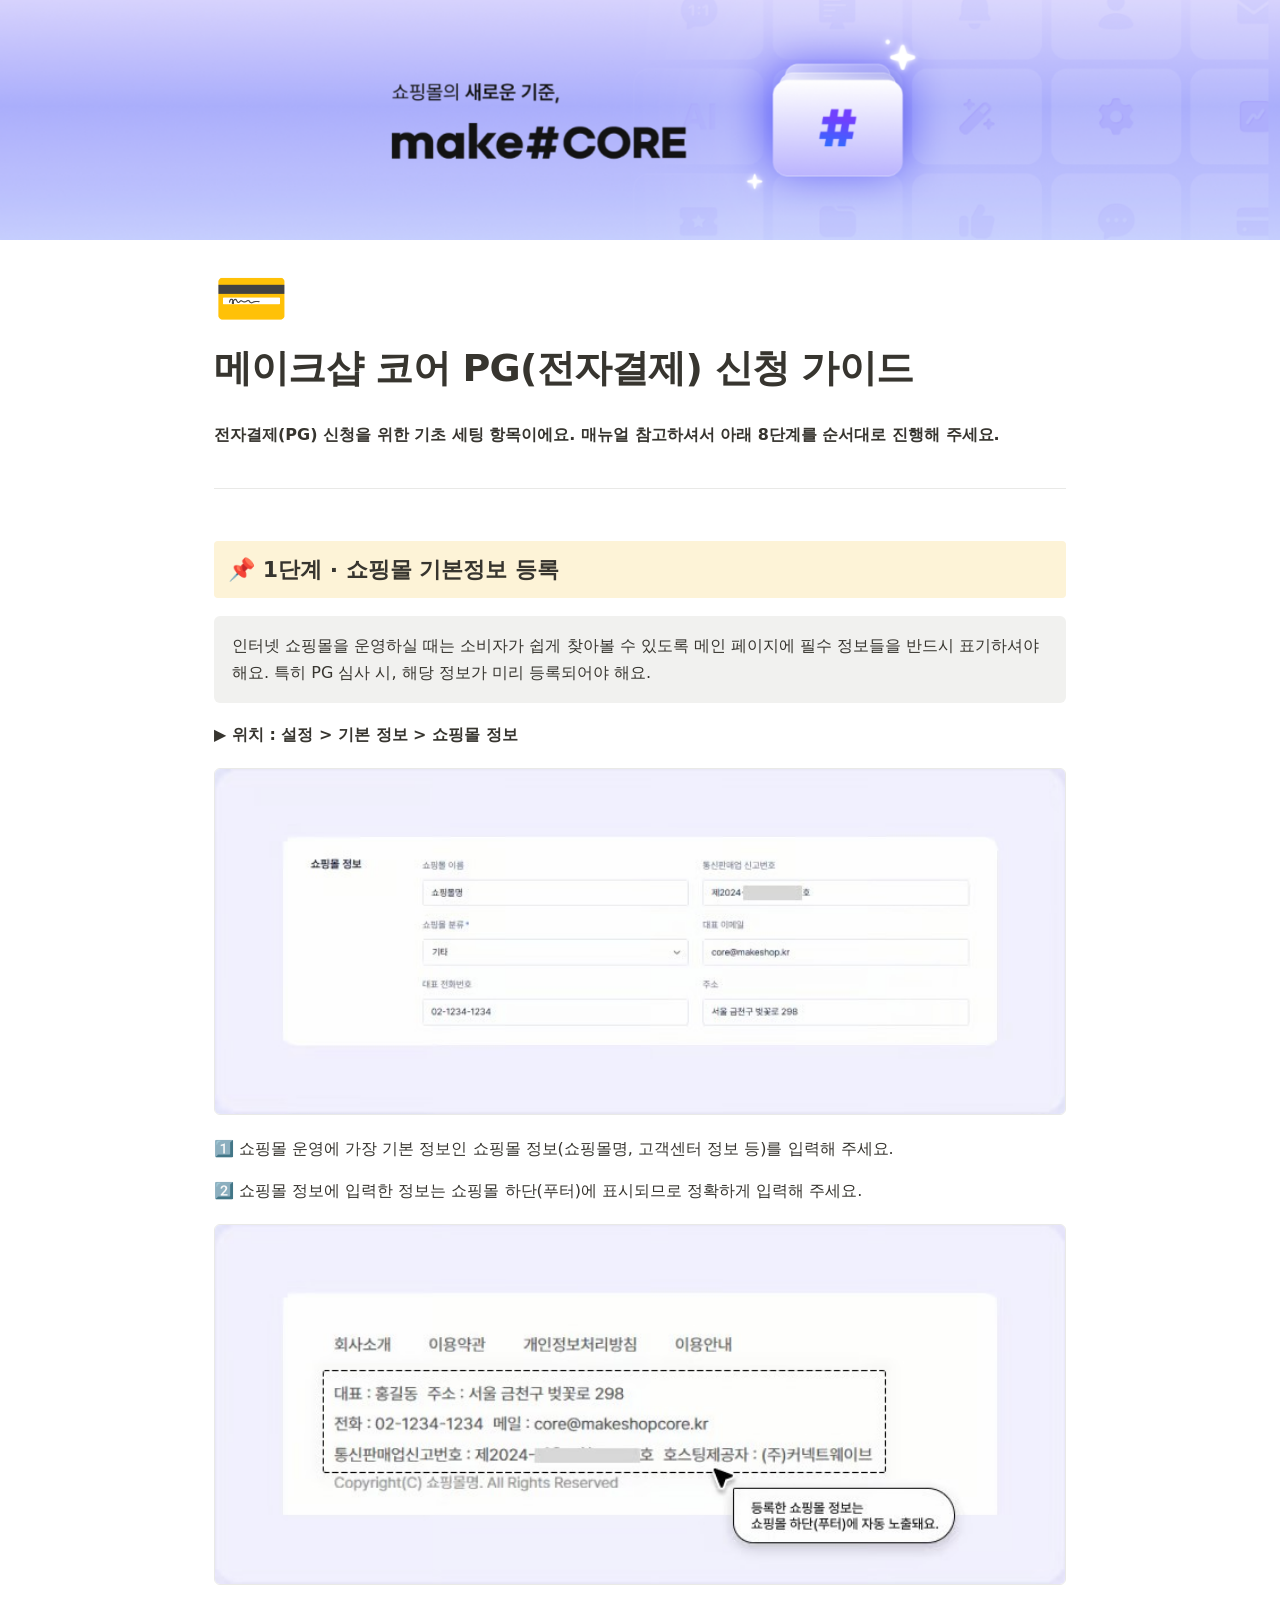
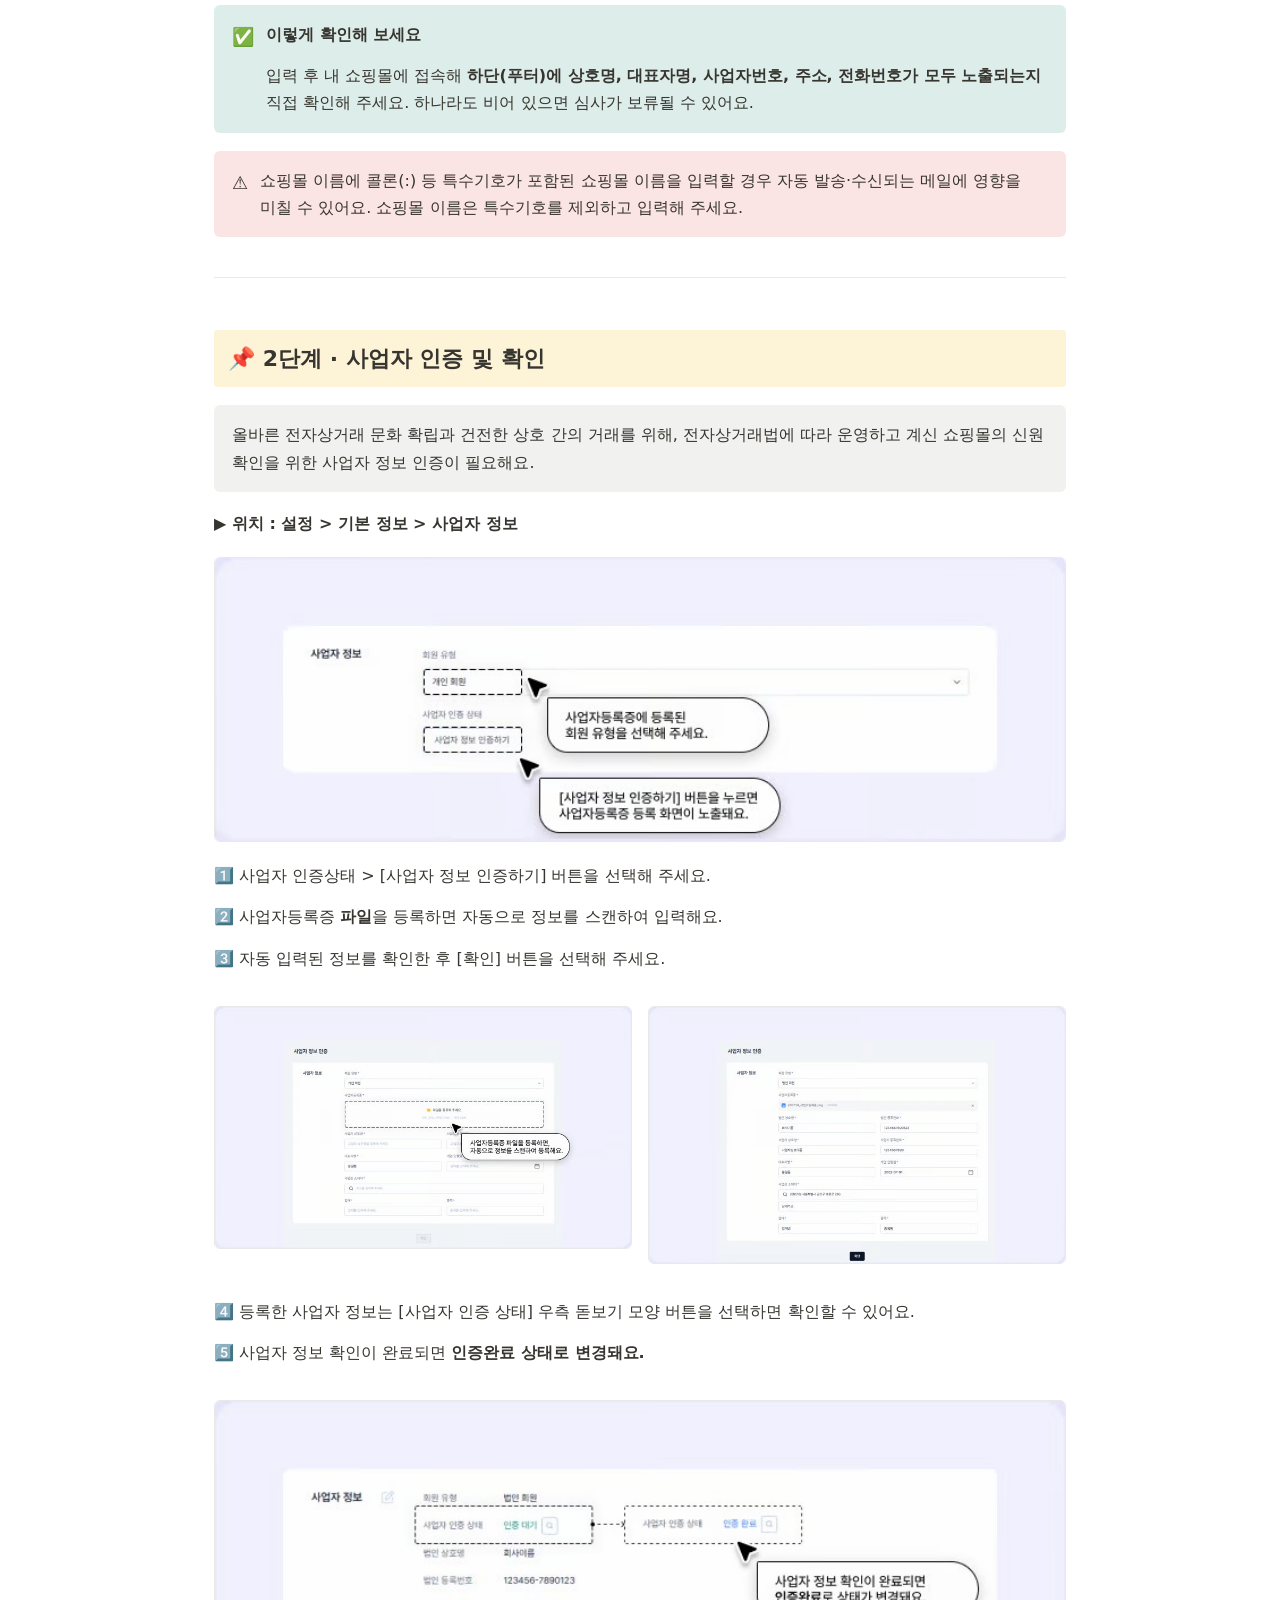
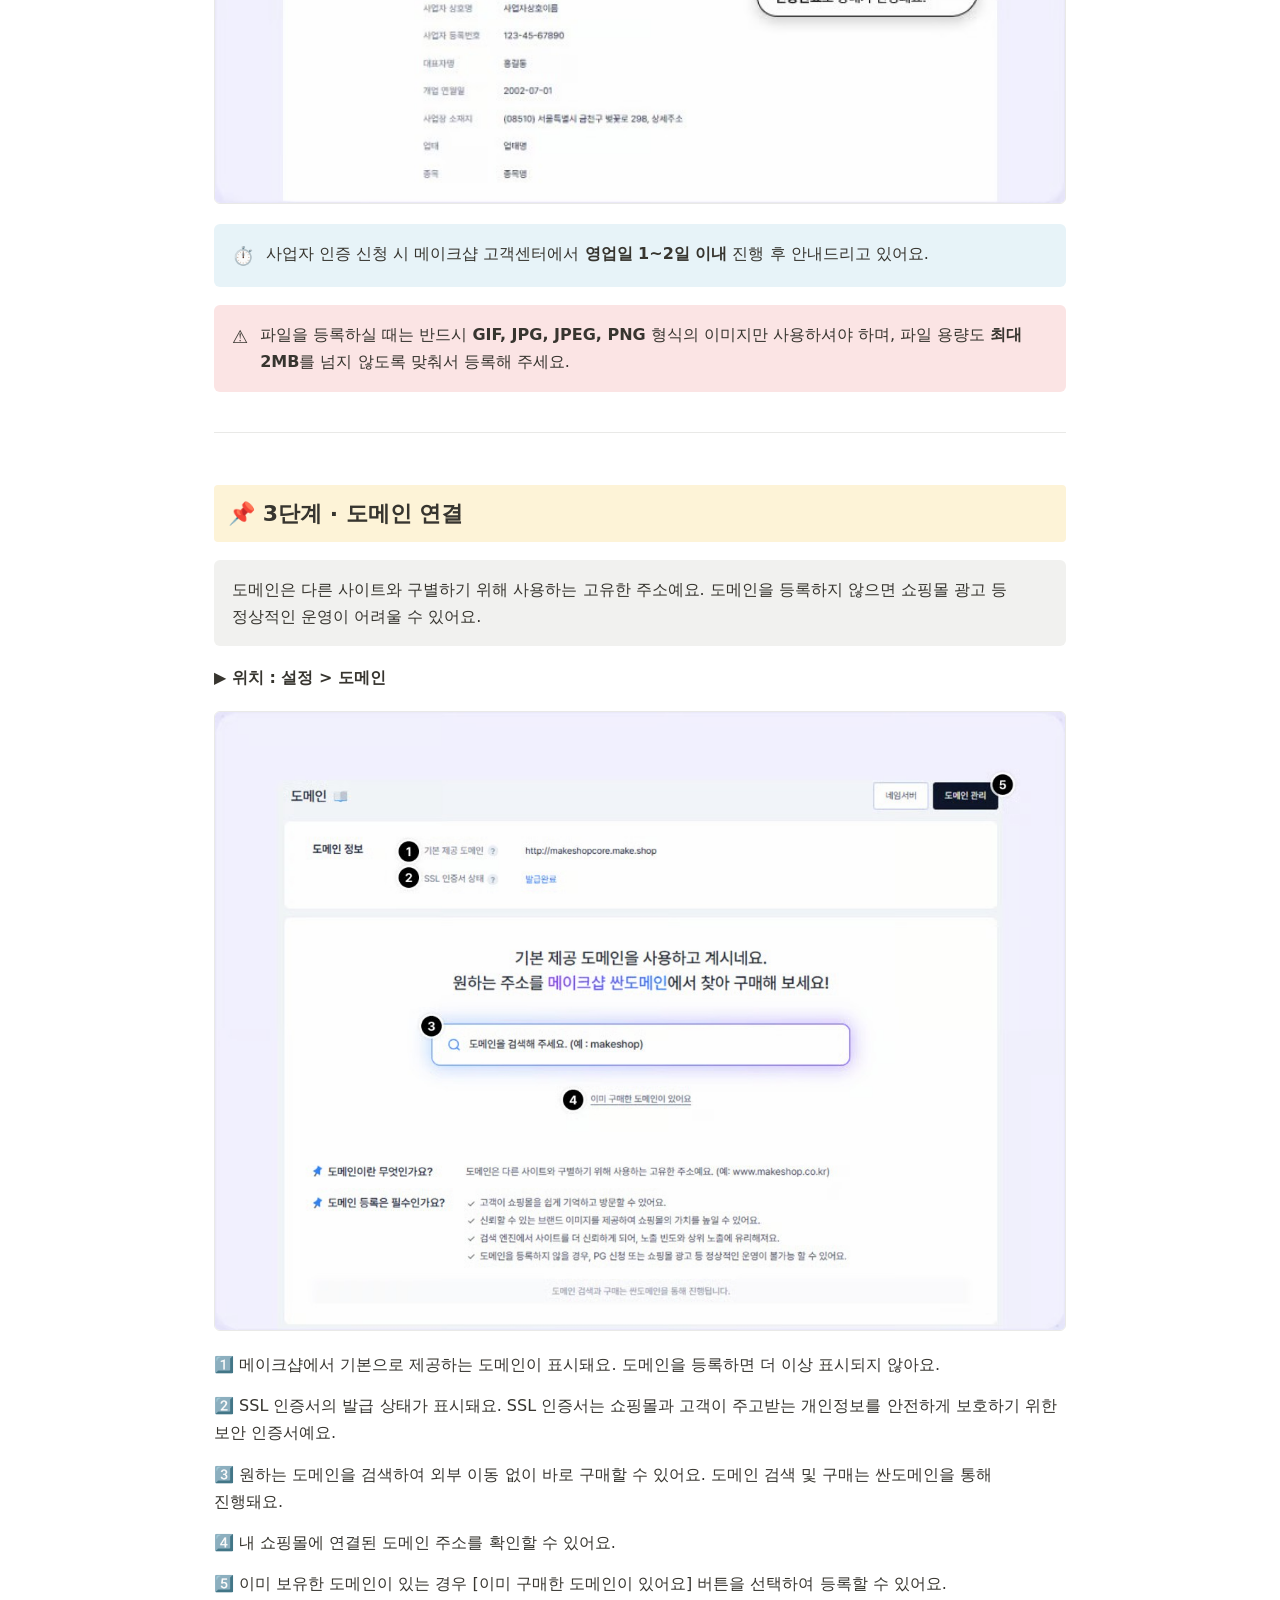
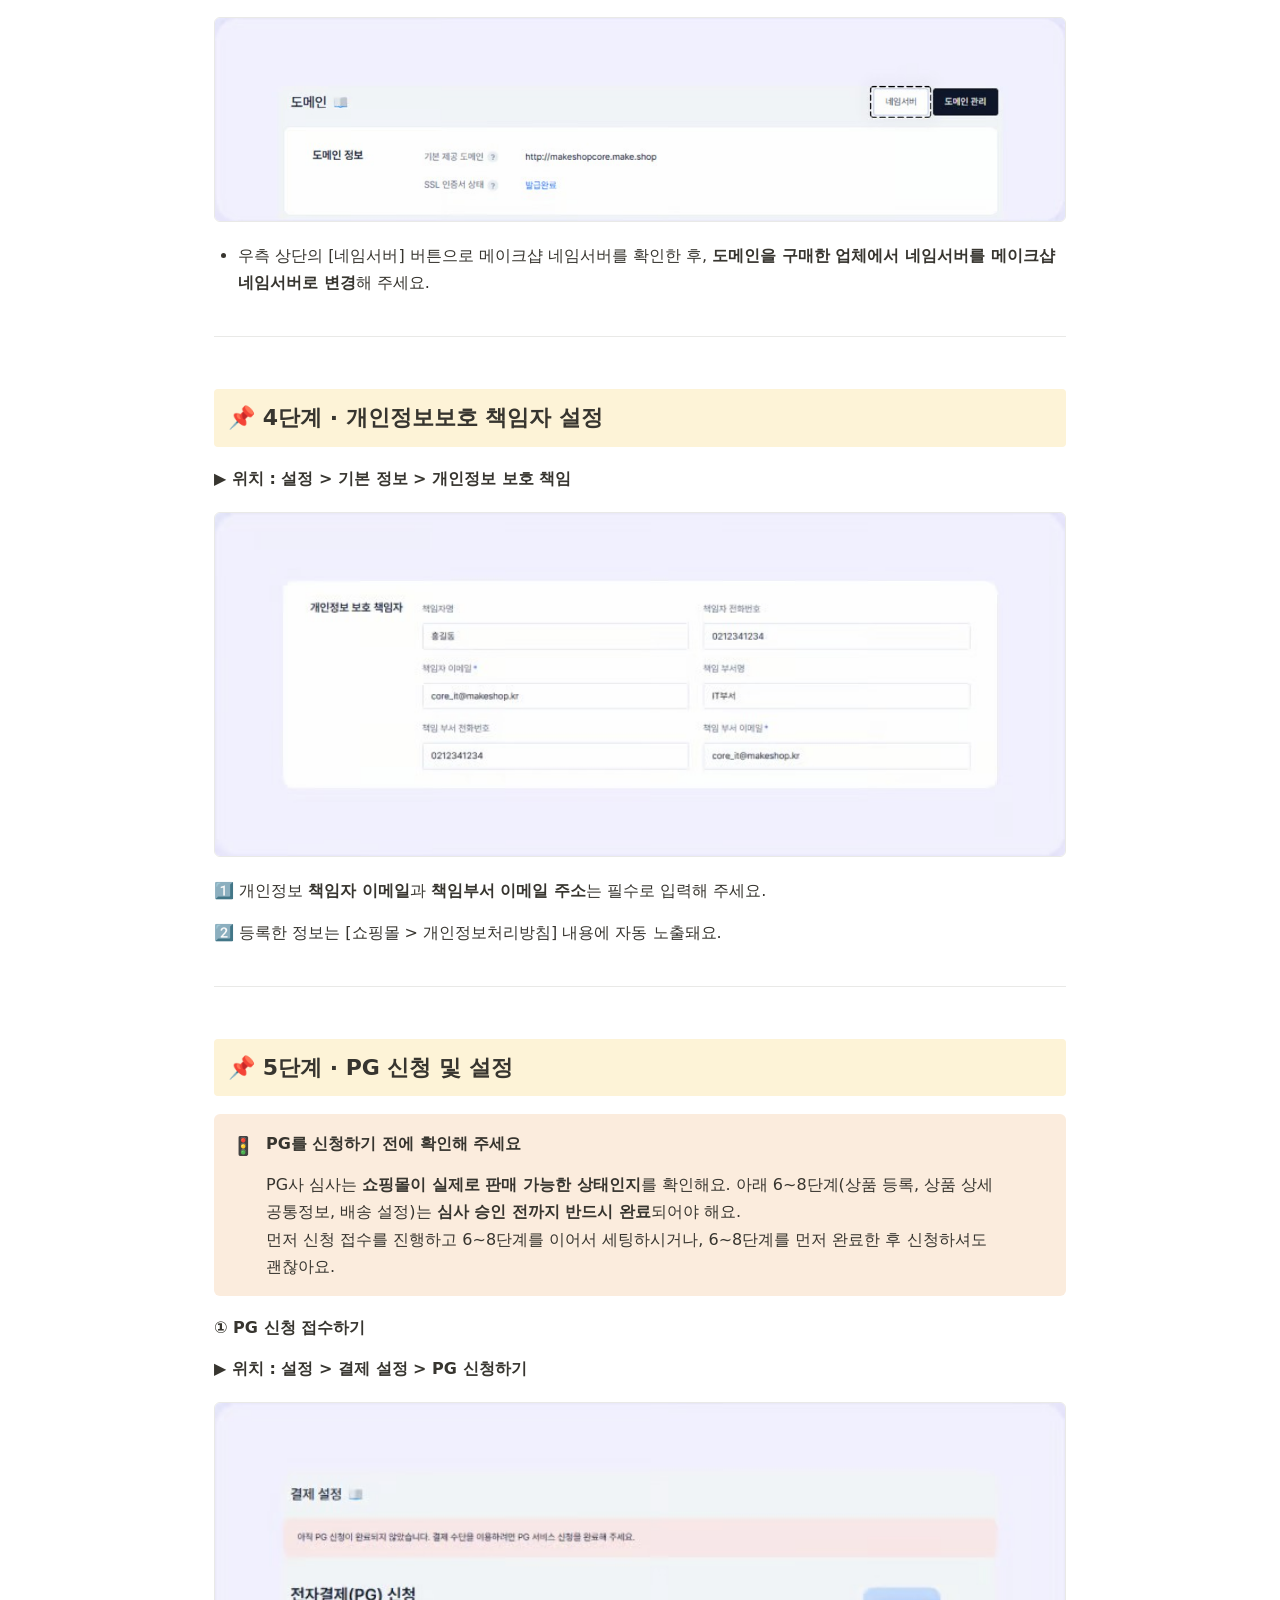
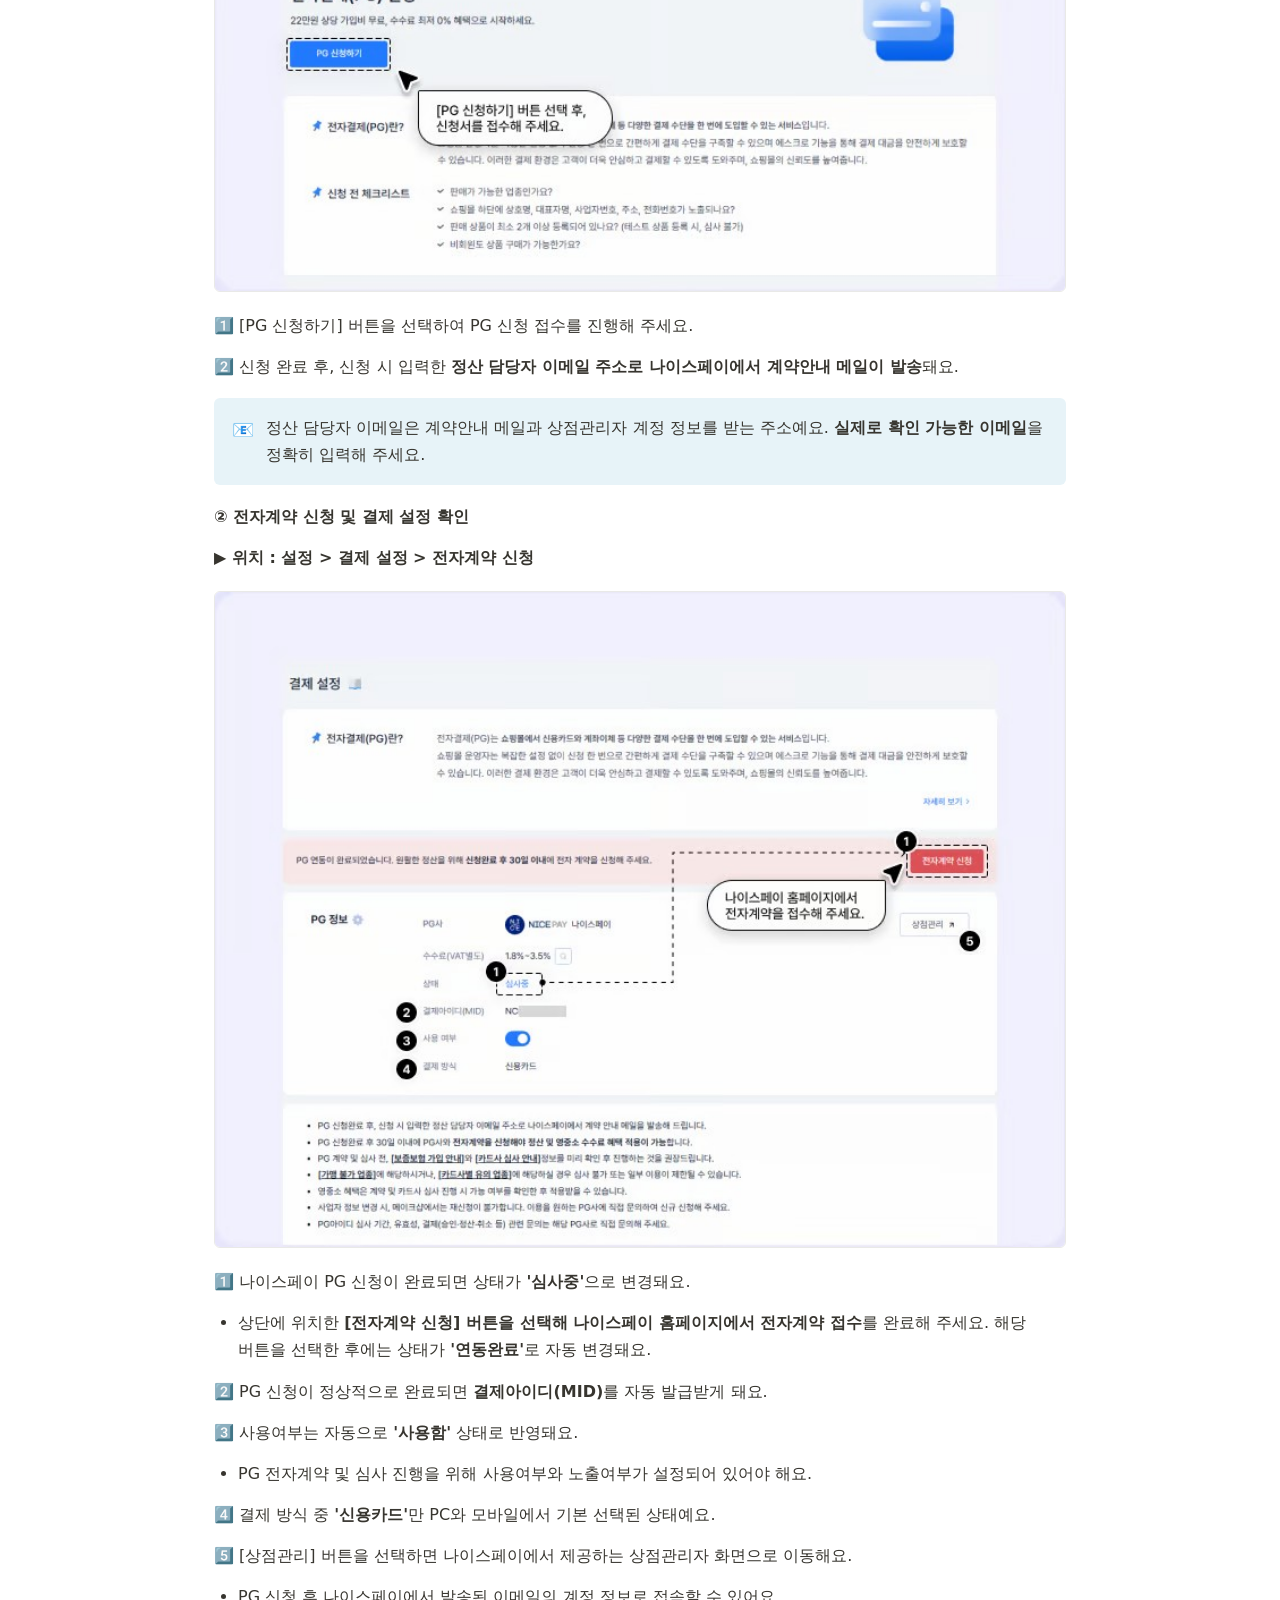
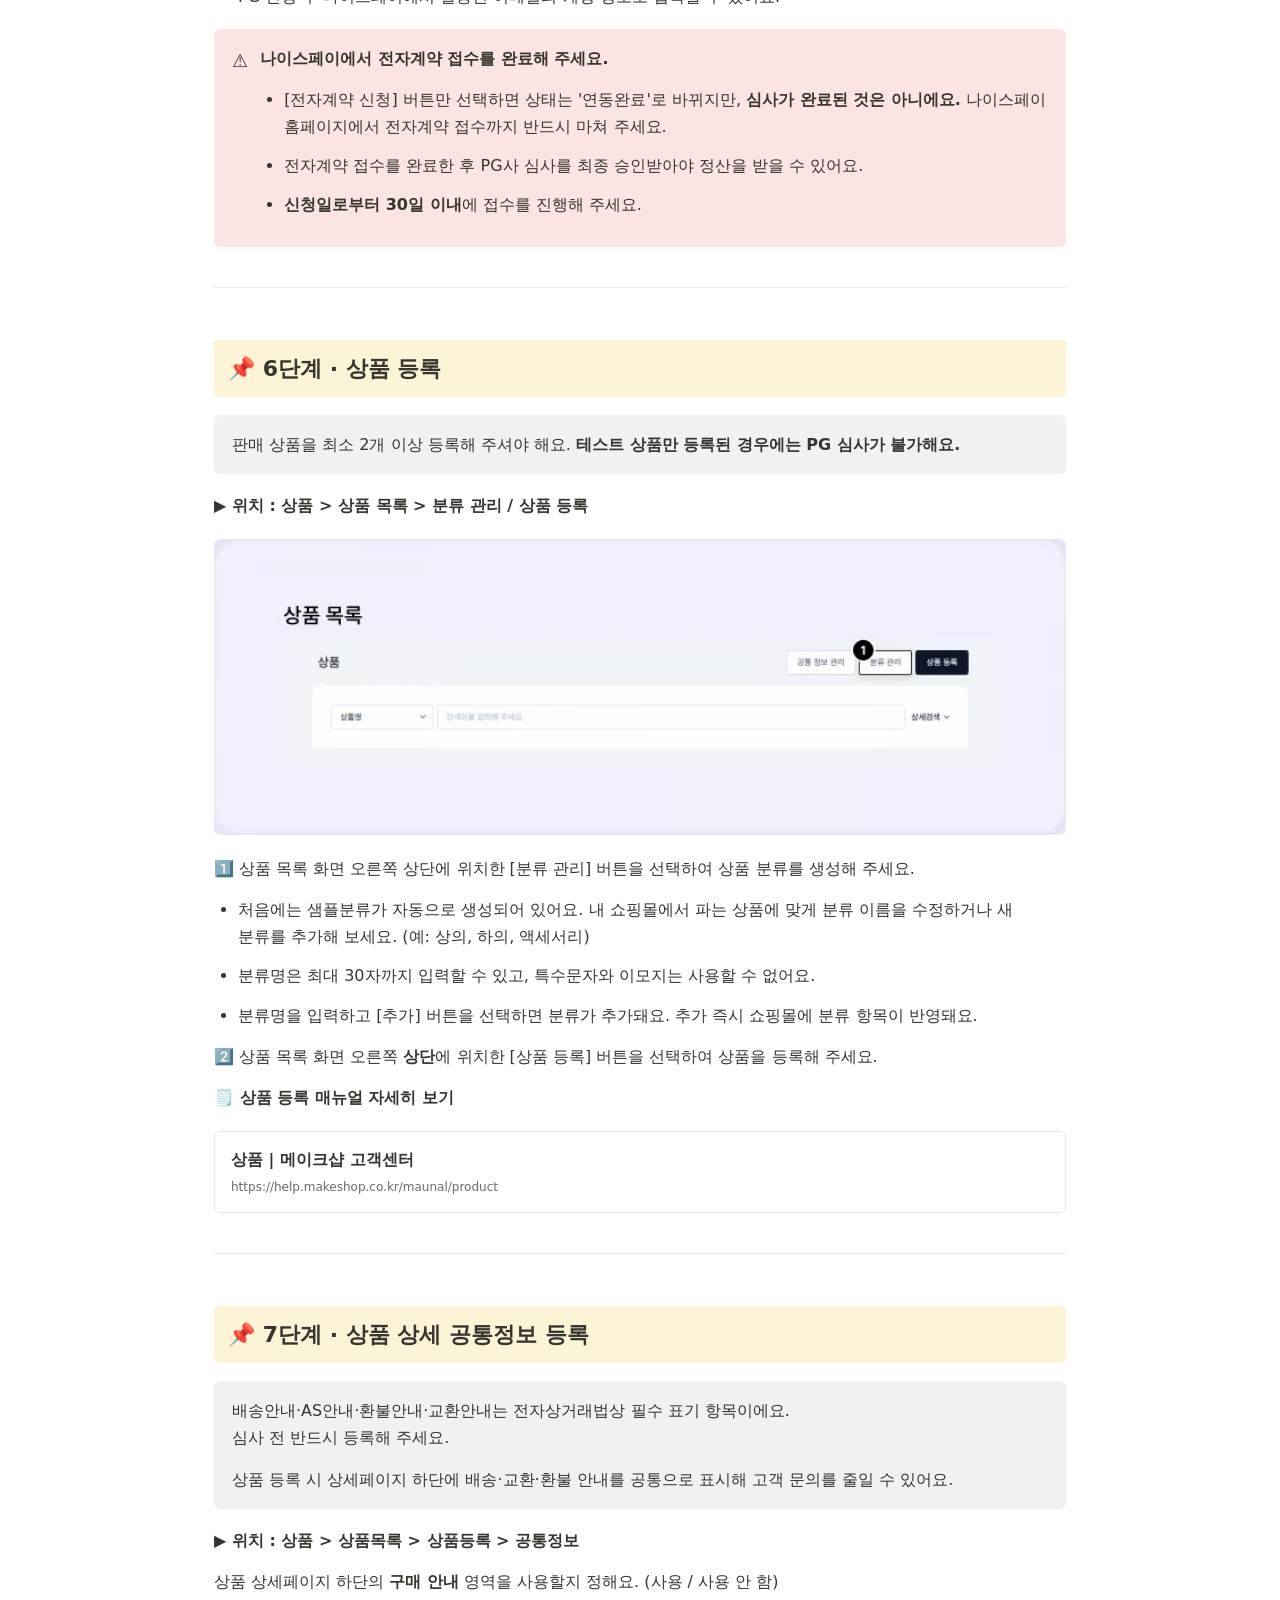
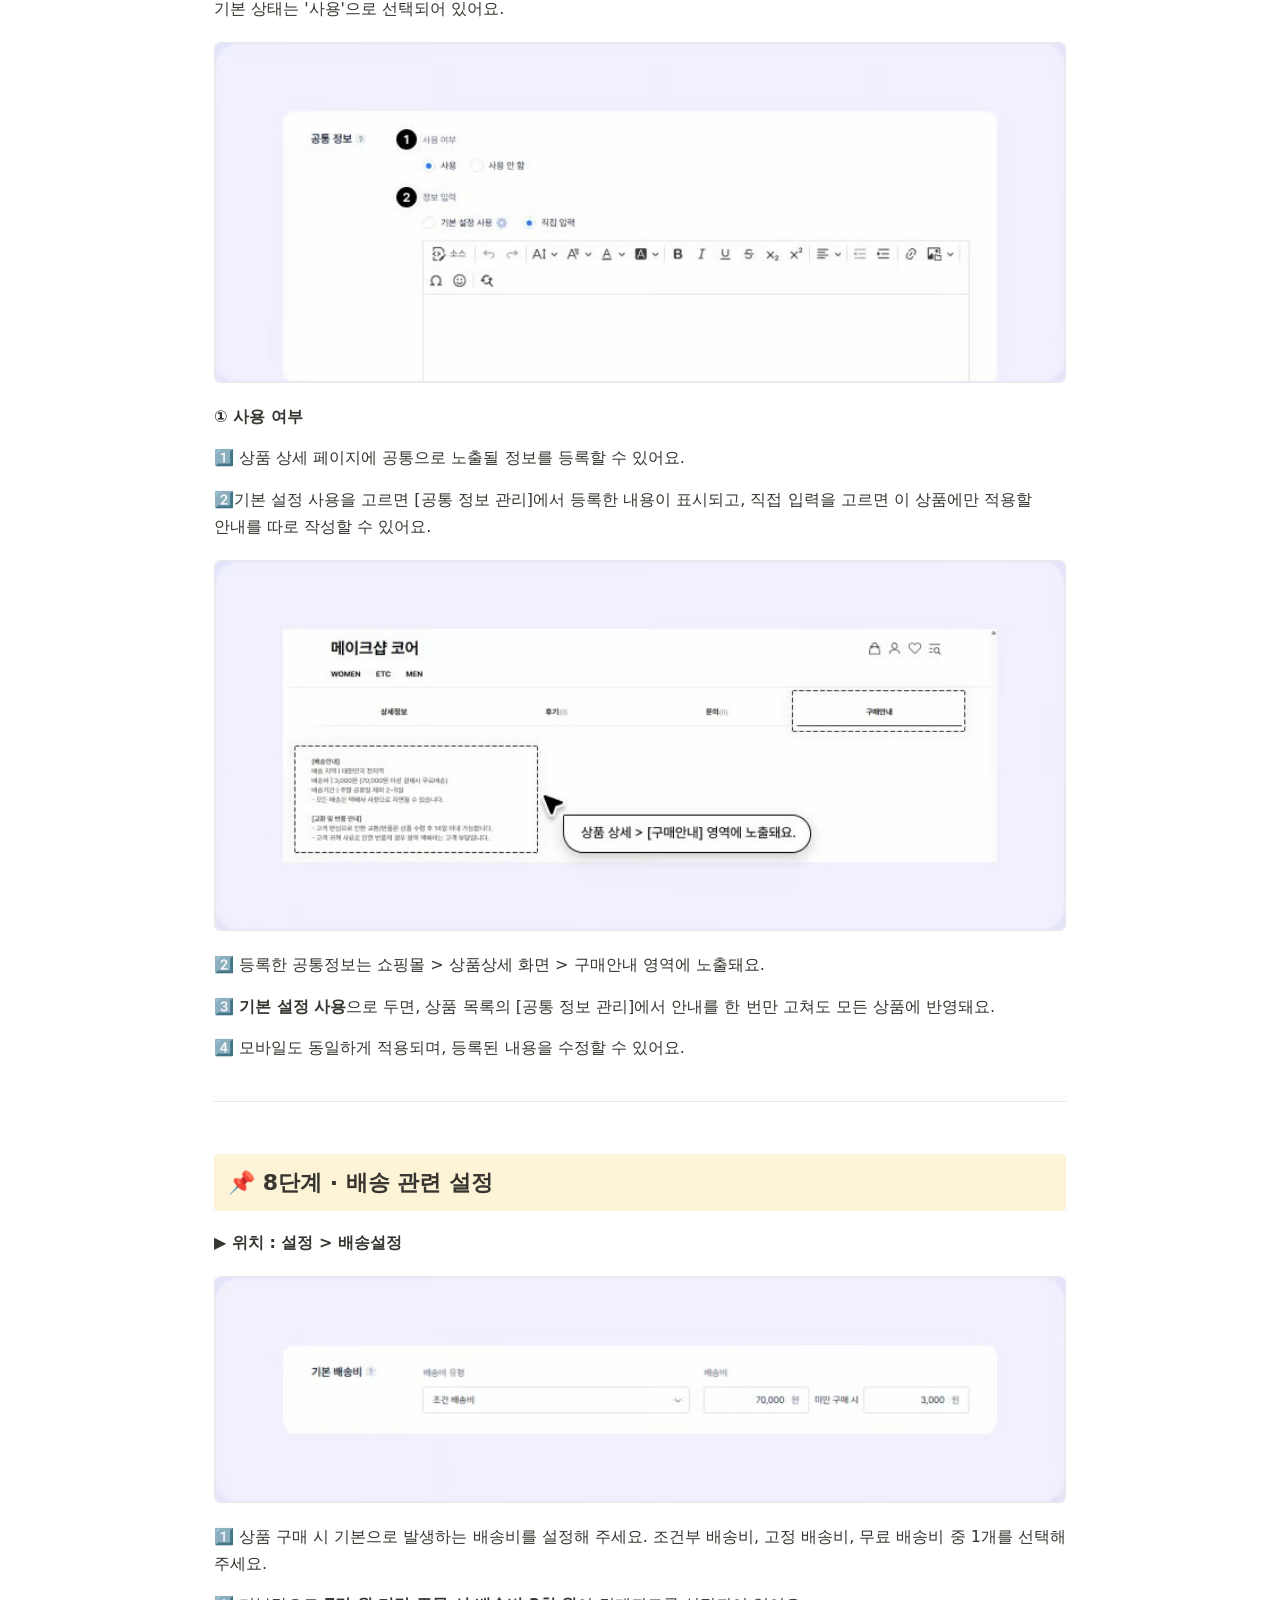
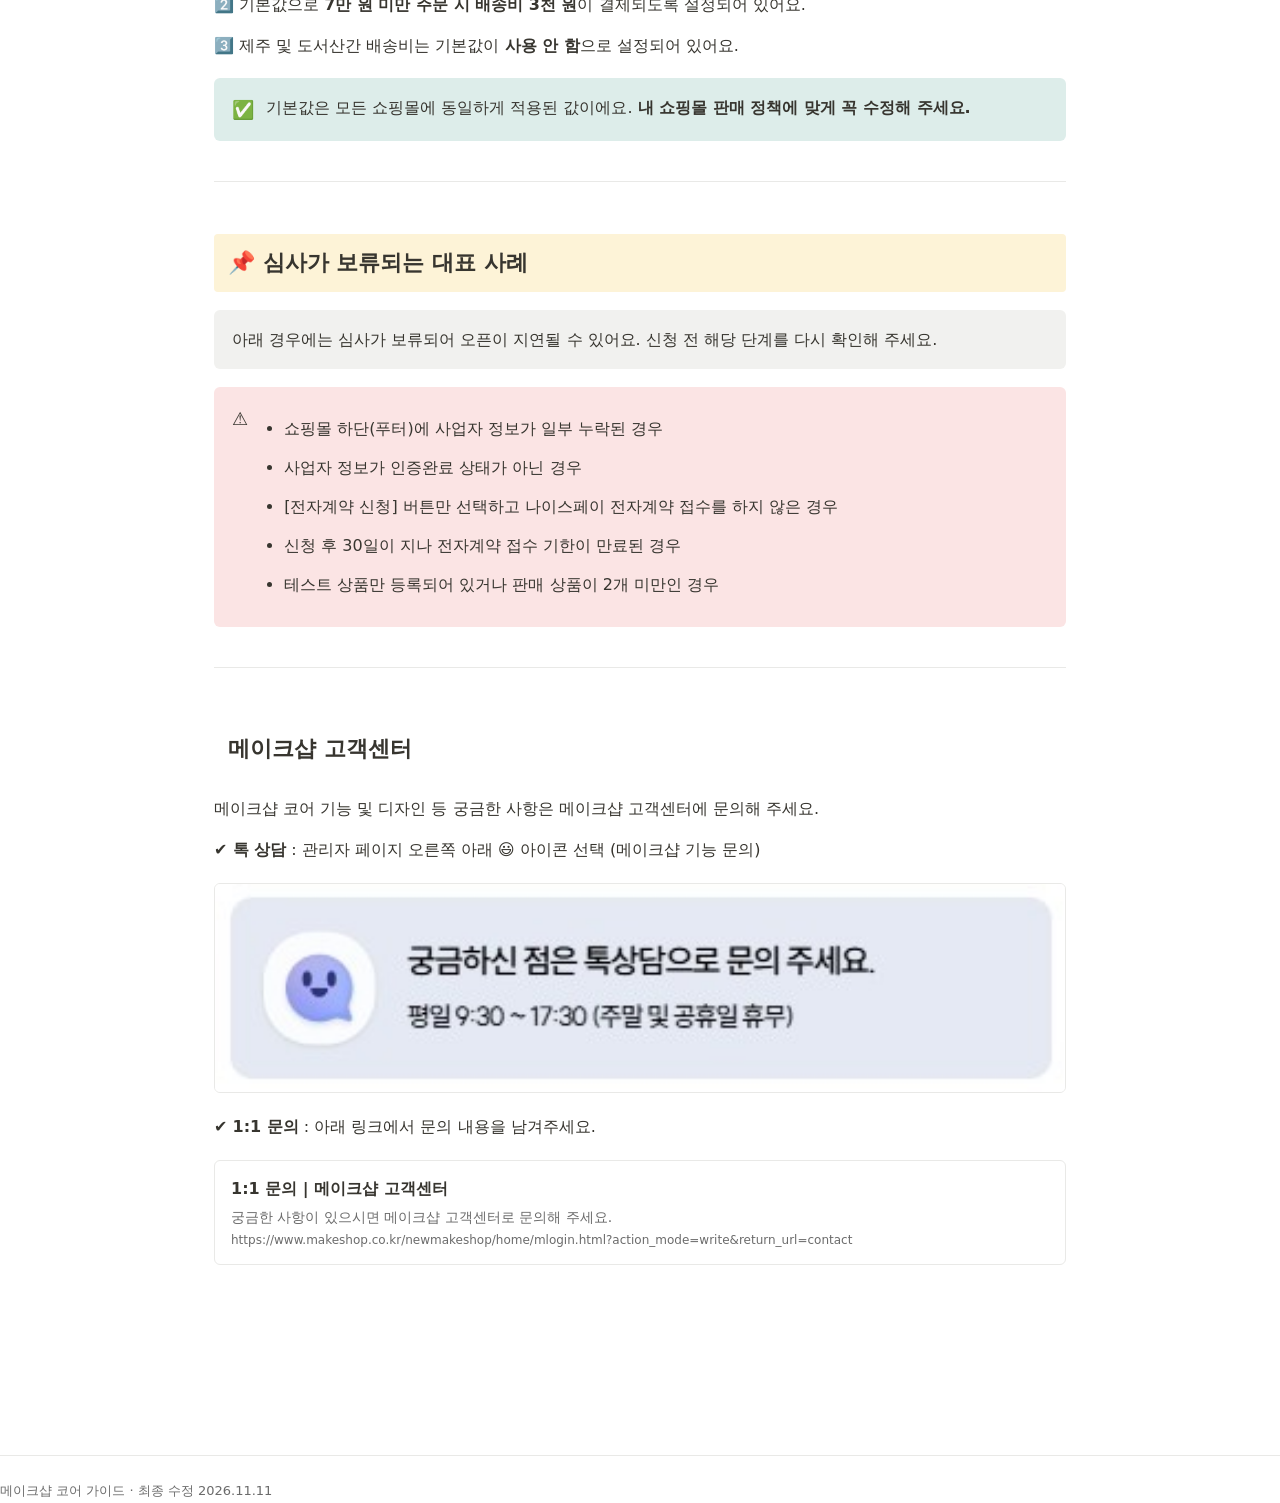
<file: index.html>
<!DOCTYPE html>
<html lang="ko">
<head>
<meta charset="utf-8">
<meta name="viewport" content="width=device-width, initial-scale=1">
<title>메이크샵 코어 PG(전자결제) 신청 가이드</title>
<meta name="description" content="메이크샵 코어(CORE)에서 전자결제(PG)를 신청하고 심사를 통과하기까지의 과정을 안내합니다.">
<link rel="stylesheet" href="assets/style.css">
</head>
<body>

<img class="cover" src="assets/cover.png" alt="">

<div class="wrap">
  <div class="page-icon">💳</div>
  <h1>메이크샵 코어 PG(전자결제) 신청 가이드</h1>

<!-- ▼▼▼ 본문 시작 ▼▼▼ -->
<p><strong>전자결제(PG) 신청을 위한 기초 세팅 항목이에요. 매뉴얼 참고하셔서 아래 8단계를 순서대로 진행해 주세요.</strong></p><hr/><h2 class="block-color-yellow_background">📌 1단계 · 쇼핑몰 기본정보 등록</h2><aside class="block-color-gray_background callout"><div><p>인터넷 쇼핑몰을 운영하실 때는 소비자가 쉽게 찾아볼 수 있도록 메인 페이지에 필수 정보들을 반드시 표기하셔야 해요. 특히 PG 심사 시, 해당 정보가 미리 등록되어야 해요.</p></div></aside><p><strong>▶ 위치 : 설정 &gt; 기본 정보 &gt; 쇼핑몰 정보</strong></p><figure class="image"><a href="images/image_(2).jpg"><img src="images/image_(2).jpg"/></a></figure><p>1️⃣ 쇼핑몰 운영에 가장 기본 정보인 쇼핑몰 정보(쇼핑몰명, 고객센터 정보 등)를 입력해 주세요.</p><p>2️⃣ 쇼핑몰 정보에 입력한 정보는 쇼핑몰 하단(푸터)에 표시되므로 정확하게 입력해 주세요.</p><figure class="image"><a href="images/image_(1).jpg"><img src="images/image_(1).jpg"/></a></figure><aside class="block-color-teal_background callout"><div class="callout-icon"><span class="icon" data-emoji="✅"></span></div><div><p><strong>이렇게 확인해 보세요</strong></p><p>입력 후 내 쇼핑몰에 접속해 <strong>하단(푸터)에 상호명, 대표자명, 사업자번호, 주소, 전화번호가 모두 노출되는지</strong> 직접 확인해 주세요. 하나라도 비어 있으면 심사가 보류될 수 있어요.</p></div></aside><aside class="block-color-red_background callout"><div class="callout-icon"><span class="icon" data-emoji="⚠️"></span></div><div><p>쇼핑몰 이름에 콜론(:) 등 특수기호가 포함된 쇼핑몰 이름을 입력할 경우 자동 발송·수신되는 메일에 영향을 미칠 수 있어요. 쇼핑몰 이름은 특수기호를 제외하고 입력해 주세요.</p></div></aside><hr/><h2 class="block-color-yellow_background">📌 2단계 · 사업자 인증 및 확인</h2><aside class="block-color-gray_background callout"><div><p>올바른 전자상거래 문화 확립과 건전한 상호 간의 거래를 위해, 전자상거래법에 따라 운영하고 계신 쇼핑몰의 신원 확인을 위한 사업자 정보 인증이 필요해요.</p></div></aside><p><strong>▶ 위치 : 설정 &gt; 기본 정보 &gt; 사업자 정보</strong></p><figure class="image"><a href="images/image_(3).jpg"><img src="images/image_(3).jpg"/></a></figure><p>1️⃣ 사업자 인증상태 &gt; [사업자 정보 인증하기] 버튼을 선택해 주세요.</p><p>2️⃣ 사업자등록증 <strong>파일</strong>을 등록하면 자동으로 정보를 스캔하여 입력해요.</p><p>3️⃣ 자동 입력된 정보를 확인한 후 [확인] 버튼을 선택해 주세요.</p><div class="column-list"><div style="width:50%" class="column"><figure class="image"><a href="images/image_(4).jpg"><img src="images/image_(4).jpg"/></a></figure></div><div style="width:50%" class="column"><figure class="image"><a href="images/image_(5).jpg"><img src="images/image_(5).jpg"/></a></figure></div></div><p>4️⃣ 등록한 사업자 정보는 [사업자 인증 상태] 우측 돋보기 모양 버튼을 선택하면 확인할 수 있어요.</p><p>5️⃣ 사업자 정보 확인이 완료되면 <strong>인증완료 상태로 변경돼요.</strong></p><div class="column-list"><div style="width:50%" class="column"></div><div style="width:50%" class="column"></div></div><figure class="image"><a href="images/image_(6).jpg"><img src="images/image_(6).jpg"/></a></figure><aside class="block-color-blue_background callout"><div class="callout-icon"><span class="icon" data-emoji="⏱️"></span></div><div><p>사업자 인증 신청 시 메이크샵 고객센터에서 <strong>영업일 1~2일 이내</strong> 진행 후 안내드리고 있어요.</p></div></aside><aside class="block-color-red_background callout"><div class="callout-icon"><span class="icon" data-emoji="⚠️"></span></div><div><p>파일을 등록하실 때는 반드시 <strong>GIF, JPG, JPEG, PNG</strong> 형식의 이미지만 사용하셔야 하며, 파일 용량도 <strong>최대 2MB</strong>를 넘지 않도록 맞춰서 등록해 주세요.</p></div></aside><hr/><h2 class="block-color-yellow_background">📌 3단계 · 도메인 연결</h2><aside class="block-color-gray_background callout"><div><p>도메인은 다른 사이트와 구별하기 위해 사용하는 고유한 주소예요. 도메인을 등록하지 않으면 쇼핑몰 광고 등 정상적인 운영이 어려울 수 있어요.</p></div></aside><p><strong>▶ 위치 : 설정 &gt; 도메인</strong></p><figure class="image"><a href="images/image_(8).jpg"><img src="images/image_(8).jpg"/></a></figure><p>1️⃣ 메이크샵에서 기본으로 제공하는 도메인이 표시돼요. 도메인을 등록하면 더 이상 표시되지 않아요.</p><p>2️⃣ SSL 인증서의 발급 상태가 표시돼요. SSL 인증서는 쇼핑몰과 고객이 주고받는 개인정보를 안전하게 보호하기 위한 보안 인증서예요.</p><p>3️⃣ 원하는 도메인을 검색하여 외부 이동 없이 바로 구매할 수 있어요. 도메인 검색 및 구매는 싼도메인을 통해 진행돼요.</p><p>4️⃣ 내 쇼핑몰에 연결된 도메인 주소를 확인할 수 있어요.</p><p>5️⃣ 이미 보유한 도메인이 있는 경우 [이미 구매한 도메인이 있어요] 버튼을 선택하여 등록할 수 있어요.</p><figure class="image"><a href="images/image_(9).jpg"><img src="images/image_(9).jpg"/></a></figure><ul class="bulleted-list"><li style="list-style-type:disc">우측 상단의 [네임서버] 버튼으로 메이크샵 네임서버를 확인한 후, <strong>도메인을 구매한 업체에서 네임서버를 메이크샵 네임서버로 변경</strong>해 주세요.</li></ul><hr/><h2 class="block-color-yellow_background">📌 4단계 · 개인정보보호 책임자 설정</h2><p><strong>▶ 위치 : 설정 &gt; 기본 정보 &gt; 개인정보 보호 책임</strong></p><figure class="image"><a href="images/image_(7).jpg"><img src="images/image_(7).jpg"/></a></figure><p>1️⃣ 개인정보 <strong>책임자 이메일</strong>과 <strong>책임부서 이메일 주소</strong>는 필수로 입력해 주세요.</p><p>2️⃣ 등록한 정보는 [쇼핑몰 &gt; 개인정보처리방침] 내용에 자동 노출돼요.</p><hr/><h2 class="block-color-yellow_background">📌 5단계 · PG 신청 및 설정</h2><aside class="block-color-orange_background callout"><div class="callout-icon"><span class="icon" data-emoji="🚦"></span></div><div><p><strong>PG를 신청하기 전에 확인해 주세요</strong></p><p>PG사 심사는 <strong>쇼핑몰이 실제로 판매 가능한 상태인지</strong>를 확인해요. 아래 6~8단계(상품 등록, 상품 상세 공통정보, 배송 설정)는 <strong>심사 승인 전까지 반드시 완료</strong>되어야 해요.<br/>먼저 신청 접수를 진행하고 6~8단계를 이어서 세팅하시거나, 6~8단계를 먼저 완료한 후 신청하셔도 괜찮아요.</p></div></aside><p><strong>① PG 신청 접수하기</strong></p><p><strong>▶ 위치 : 설정 &gt; 결제 설정 &gt; PG 신청하기</strong></p><figure class="image"><a href="images/image_(11).jpg"><img src="images/image_(11).jpg"/></a></figure><p>1️⃣ [PG 신청하기] 버튼을 선택하여 PG 신청 접수를 진행해 주세요.</p><p>2️⃣ 신청 완료 후, 신청 시 입력한 <strong>정산 담당자 이메일 주소로 나이스페이에서 계약안내 메일이 발송</strong>돼요.</p><aside class="block-color-blue_background callout"><div class="callout-icon"><span class="icon" data-emoji="📧"></span></div><div><p>정산 담당자 이메일은 계약안내 메일과 상점관리자 계정 정보를 받는 주소예요. <strong>실제로 확인 가능한 이메일</strong>을 정확히 입력해 주세요.</p></div></aside><p>
</p><p><strong>② 전자계약 신청 및 결제 설정 확인</strong></p><p><strong>▶ 위치 : 설정 &gt; 결제 설정 &gt; 전자계약 신청</strong></p><figure class="image"><a href="images/image_(12).jpg"><img src="images/image_(12).jpg"/></a></figure><p>1️⃣ 나이스페이 PG 신청이 완료되면 상태가 <strong>&#x27;심사중&#x27;</strong>으로 변경돼요.</p><ul class="bulleted-list"><li style="list-style-type:disc">상단에 위치한 <strong>[전자계약 신청] 버튼을 선택해 나이스페이 홈페이지에서 전자계약 접수</strong>를 완료해 주세요. 해당 버튼을 선택한 후에는 상태가 <strong>&#x27;연동완료&#x27;</strong>로 자동 변경돼요.</li></ul><p>2️⃣ PG 신청이 정상적으로 완료되면 <strong>결제아이디(MID)</strong>를 자동 발급받게 돼요.</p><p>3️⃣ 사용여부는 자동으로 <strong>&#x27;사용함&#x27;</strong> 상태로 반영돼요.</p><ul class="bulleted-list"><li style="list-style-type:disc">PG 전자계약 및 심사 진행을 위해 사용여부와 노출여부가 설정되어 있어야 해요.</li></ul><p>4️⃣ 결제 방식 중 <strong>&#x27;신용카드&#x27;</strong>만 PC와 모바일에서 기본 선택된 상태예요.</p><p>5️⃣ [상점관리] 버튼을 선택하면 나이스페이에서 제공하는 상점관리자 화면으로 이동해요.</p><ul class="bulleted-list"><li style="list-style-type:disc">PG 신청 후 나이스페이에서 발송된 이메일의 계정 정보로 접속할 수 있어요.</li></ul><aside class="block-color-red_background callout"><div class="callout-icon"><span class="icon" data-emoji="⚠️"></span></div><div><p><strong>나이스페이에서 전자계약 접수를 완료해 주세요.</strong></p><ul class="bulleted-list"><li style="list-style-type:disc">[전자계약 신청] 버튼만 선택하면 상태는 &#x27;연동완료&#x27;로 바뀌지만, <strong>심사가 완료된 것은 아니에요.</strong> 나이스페이 홈페이지에서 전자계약 접수까지 반드시 마쳐 주세요.</li></ul><ul class="bulleted-list"><li style="list-style-type:disc">전자계약 접수를 완료한 후 PG사 심사를 최종 승인받아야 정산을 받을 수 있어요.</li></ul><ul class="bulleted-list"><li style="list-style-type:disc"><strong>신청일로부터 30일 이내</strong>에 접수를 진행해 주세요.</li></ul></div></aside><hr/><h2 class="block-color-yellow_background">📌 6단계 · 상품 등록</h2><aside class="block-color-gray_background callout"><div><p>판매 상품을 최소 2개 이상 등록해 주셔야 해요. <strong>테스트 상품만 등록된 경우에는 PG 심사가 불가해요.</strong></p></div></aside><p><strong>▶ 위치 : 상품 &gt; 상품 목록 &gt; 분류 관리 / 상품 등록</strong></p><figure class="image"><a href="images/image_(14).jpg"><img src="images/image_(14).jpg"/></a></figure><p>1️⃣ 상품 목록 화면 오른쪽 상단에 위치한 [분류 관리] 버튼을 선택하여 상품 분류를 생성해 주세요.</p><ul class="bulleted-list"><li style="list-style-type:disc">처음에는 샘플분류가 자동으로 생성되어 있어요. 내 쇼핑몰에서 파는 상품에 맞게 분류 이름을 수정하거나 새 분류를 추가해 보세요. (예: 상의, 하의, 액세서리)</li></ul><ul class="bulleted-list"><li style="list-style-type:disc">분류명은 최대 30자까지 입력할 수 있고, 특수문자와 이모지는 사용할 수 없어요.</li></ul><ul class="bulleted-list"><li style="list-style-type:disc">분류명을 입력하고 [추가] 버튼을 선택하면 분류가 추가돼요. 추가 즉시 쇼핑몰에 분류 항목이 반영돼요.</li></ul><p>2️⃣ 상품 목록 화면 오른쪽 <strong>상단</strong>에 위치한 [상품 등록] 버튼을 선택하여 상품을 등록해 주세요.</p><p><strong>🗒️ 상품 등록 매뉴얼 자세히 보기</strong></p><figure><a href="https://help.makeshop.co.kr/maunal/product" class="bookmark source"><div class="bookmark-info"><div class="bookmark-text"><div class="bookmark-title">상품 | 메이크샵 고객센터</div></div><div class="bookmark-href">https://help.makeshop.co.kr/maunal/product</div></div></a></figure><hr/><h2 class="block-color-yellow_background">📌 7단계 · 상품 상세 공통정보 등록</h2><aside class="block-color-gray_background callout"><div><p>배송안내·AS안내·환불안내·교환안내는 전자상거래법상 필수 표기 항목이에요. <br/>심사 전 반드시 등록해 주세요.</p><p>상품 등록 시 상세페이지 하단에 배송·교환·환불 안내를 공통으로 표시해 고객 문의를 줄일 수 있어요. </p></div></aside><p><strong>▶ 위치 : 상품 &gt; 상품목록 &gt; 상품등록 &gt; 공통정보 </strong></p><p>상품 상세페이지 하단의 <strong>구매 안내</strong> 영역을 사용할지 정해요. (사용 / 사용 안 함)<br/>기본 상태는 &#x27;사용&#x27;으로 선택되어 있어요.</p><figure class="image"><a href="images/image_(15).jpg"><img src="images/image_(15).jpg"/></a></figure><p><strong>① 사용 여부</strong></p><p>1️⃣ 상품 상세 페이지에 공통으로 노출될 정보를 등록할 수 있어요.</p><p>2️⃣기본 설정 사용을 고르면 [공통 정보 관리]에서 등록한 내용이 표시되고, 직접 입력을 고르면 이 상품에만 적용할 안내를 따로 작성할 수 있어요.</p><figure class="image"><a href="images/image_(16).jpg"><img src="images/image_(16).jpg"/></a></figure><p>2️⃣ 등록한 공통정보는 쇼핑몰 &gt; 상품상세 화면 &gt;  구매안내 영역에 노출돼요.</p><p>3️⃣ <strong>기본 설정 사용</strong>으로 두면, 상품 목록의 [공통 정보 관리]에서 안내를 한 번만 고쳐도 모든 상품에 반영돼요. </p><p>4️⃣ 모바일도 동일하게 적용되며, 등록된 내용을 수정할 수 있어요.</p><hr/><h2 class="block-color-yellow_background">📌 8단계 · 배송 관련 설정</h2><p><strong>▶ 위치 : 설정 &gt; 배송설정</strong></p><figure class="image"><a href="images/image_(13).jpg"><img src="images/image_(13).jpg"/></a></figure><p>1️⃣ 상품 구매 시 기본으로 발생하는 배송비를 설정해 주세요. 조건부 배송비, 고정 배송비, 무료 배송비 중 1개를 선택해 주세요.</p><p>2️⃣ 기본값으로 <strong>7만 원 미만 주문 시 배송비 3천 원</strong>이 결제되도록 설정되어 있어요.</p><p>3️⃣ 제주 및 도서산간 배송비는 기본값이 <strong>사용 안 함</strong>으로 설정되어 있어요.</p><aside class="block-color-teal_background callout"><div class="callout-icon"><span class="icon" data-emoji="✅"></span></div><div><p>기본값은 모든 쇼핑몰에 동일하게 적용된 값이에요. <strong>내 쇼핑몰 판매 정책에 맞게 꼭 수정해 주세요.</strong></p></div></aside><hr/><h2 class="block-color-yellow_background">📌 심사가 보류되는 대표 사례</h2><aside class="block-color-gray_background callout"><div><p>아래 경우에는 심사가 보류되어 오픈이 지연될 수 있어요. 신청 전 해당 단계를 다시 확인해 주세요.</p></div></aside><aside class="block-color-red_background callout"><div class="callout-icon"><span class="icon" data-emoji="⚠️"></span></div><div><ul class="bulleted-list"><li style="list-style-type:disc">쇼핑몰 하단(푸터)에 사업자 정보가 일부 누락된 경우</li></ul><ul class="bulleted-list"><li style="list-style-type:disc">사업자 정보가 인증완료 상태가 아닌 경우 </li></ul><ul class="bulleted-list"><li style="list-style-type:disc">[전자계약 신청] 버튼만 선택하고 나이스페이 전자계약 접수를 하지 않은 경우 </li></ul><ul class="bulleted-list"><li style="list-style-type:disc">신청 후 30일이 지나 전자계약 접수 기한이 만료된 경우 </li></ul><ul class="bulleted-list"><li style="list-style-type:disc">테스트 상품만 등록되어 있거나 판매 상품이 2개 미만인 경우 </li></ul></div></aside><hr/><h2>메이크샵 고객센터</h2><p>메이크샵 코어 기능 및 디자인 등 궁금한 사항은 메이크샵 고객센터에 문의해 주세요.</p><p>✔️ <strong>톡 상담</strong> : 관리자 페이지 오른쪽 아래 😃 아이콘 선택 (메이크샵 기능 문의)</p><figure class="image" style="text-align:left"><a href="images/Untitled.jpg"><img src="images/Untitled.jpg"/></a></figure><p>✔️ <strong>1:1 문의</strong> : 아래 링크에서 문의 내용을 남겨주세요.</p><figure><a href="https://www.makeshop.co.kr/newmakeshop/home/mlogin.html?action_mode=write&amp;return_url=contact" class="bookmark source"><div class="bookmark-info"><div class="bookmark-text"><div class="bookmark-title">1:1 문의 | 메이크샵 고객센터</div><div class="bookmark-description">궁금한 사항이 있으시면 메이크샵 고객센터로 문의해 주세요.</div></div><div class="bookmark-href">https://www.makeshop.co.kr/newmakeshop/home/mlogin.html?action_mode=write&amp;return_url=contact</div></div></a></figure></div>
<!-- ▲▲▲ 본문 끝 ▲▲▲ -->

  <footer>
    메이크샵 코어 가이드 · 최종 수정 2026.11.11
  </footer>
</div>

</body>
</html>
</file>
<file: assets/style.css>
/* ============================================
   메이크샵 코어 가이드 공통 스타일
   색상·간격을 바꾸려면 이 파일만 수정하세요.
   ============================================ */

:root {
  --text:        #37352f;
  --text-light:  #6b6b6b;
  --line:        #e9e9e7;
  --bg:          #ffffff;

  --yellow-bg:   #fdf3d7;
  --gray-bg:     #f1f1ef;
  --blue-bg:     #e7f3f8;
  --orange-bg:   #fbecdd;
  --red-bg:      #fbe4e4;
  --teal-bg:     #ddedea;

  --max:         900px;
}

* { box-sizing: border-box; }

html { -webkit-text-size-adjust: 100%; }

body {
  margin: 0;
  background: var(--bg);
  color: var(--text);
  font-family: Pretendard, -apple-system, BlinkMacSystemFont,
               "Apple SD Gothic Neo", "Malgun Gothic", "맑은 고딕",
               system-ui, sans-serif;
  font-size: 16px;
  line-height: 1.7;
  word-break: keep-all;
  overflow-wrap: break-word;
}

/* ---------- 레이아웃 ---------- */
.cover { width: 100%; max-height: 240px; object-fit: cover; display: block; }

.wrap { max-width: var(--max); margin: 0 auto; padding: 0 24px 100px; }

.page-icon { font-size: 60px; line-height: 1; margin: 28px 0 8px; }

h1 {
  font-size: 38px;
  font-weight: 800;
  letter-spacing: -0.02em;
  margin: 0 0 20px;
}

.lead { font-weight: 700; margin: 0 0 8px; }

/* ---------- 본문 ---------- */
h2, h2.block-color-yellow_background {
  font-size: 22px;
  font-weight: 700;
  margin: 52px 0 18px;
  padding: 10px 14px;
  border-radius: 4px;
  scroll-margin-top: 20px;
}
h2.block-color-yellow_background { background: var(--yellow-bg); }

h3 { font-size: 17px; font-weight: 700; margin: 32px 0 12px; }

p { margin: 14px 0; }

hr { border: 0; border-top: 1px solid var(--line); margin: 40px 0; }

a { color: #2f6fb3; }

ul, ol { padding-left: 24px; margin: 12px 0; }
li { margin: 6px 0; }
ul.bulleted-list { list-style: disc; }

/* ---------- 콜아웃 ---------- */
aside.callout,
.callout {
  display: flex;
  gap: 12px;
  align-items: flex-start;
  padding: 16px 18px;
  margin: 18px 0;
  border-radius: 6px;
  background: var(--gray-bg);
  white-space: normal !important;
}
/* 아이콘: 노션 export는 <span class="icon" data-emoji="⚠️"></span> 형태라
   이모지가 data-emoji 속성에만 들어있어 CSS로 꺼내 씁니다. */
.callout-icon { flex: 0 0 auto; font-size: 18px !important; line-height: 1.75; }
.callout .icon[data-emoji]::before { content: attr(data-emoji); }

.callout > div:last-child { flex: 1 1 auto; min-width: 0; }
.callout p:first-child { margin-top: 0; }
.callout p:last-child  { margin-bottom: 0; }

/* 색상은 공통 .callout 규칙보다 우선해야 하므로 함께 지정합니다. */
.callout.block-color-gray_background   { background: var(--gray-bg); }
.callout.block-color-blue_background   { background: var(--blue-bg); }
.callout.block-color-orange_background { background: var(--orange-bg); }
.callout.block-color-red_background    { background: var(--red-bg); }
.callout.block-color-teal_background   { background: var(--teal-bg); }
.callout.block-color-green_background  { background: var(--teal-bg); }

/* ---------- 이미지 ---------- */
figure { margin: 20px 0; }
figure.image img,
figure img {
  width: 100%;
  height: auto;
  border: 1px solid var(--line);
  border-radius: 6px;
  display: block;
}
figure a { display: block; }

/* 2단 배치 */
.column-list { display: flex; gap: 16px; flex-wrap: wrap; }
.column { flex: 1 1 260px; min-width: 0; }

/* ---------- 북마크(링크 카드) ---------- */
.bookmark.source {
  display: block;
  border: 1px solid var(--line);
  border-radius: 6px;
  padding: 14px 16px;
  margin: 16px 0;
  text-decoration: none;
  color: var(--text);
  transition: background .15s;
}
.bookmark.source:hover { background: #fafafa; }
.bookmark-title { font-weight: 600; margin-bottom: 4px; }
.bookmark-description { font-size: 14px; color: var(--text-light); }
.bookmark-href { font-size: 12px; color: var(--text-light); word-break: break-all; }

/* ---------- INDEX 페이지 ---------- */
.cards { display: grid; gap: 14px; margin-top: 28px; }

.card {
  display: block;
  border: 1px solid var(--line);
  border-radius: 8px;
  padding: 22px 24px;
  text-decoration: none;
  color: inherit;
  transition: box-shadow .15s, transform .15s;
}
.card:hover { box-shadow: 0 2px 12px rgba(0,0,0,.08); transform: translateY(-1px); }
.card h2 {
  background: none; padding: 0; margin: 0 0 6px;
  font-size: 19px;
}
.card p { margin: 0; color: var(--text-light); font-size: 15px; }

.card.soon { opacity: .5; pointer-events: none; }
.badge {
  display: inline-block; font-size: 12px; font-weight: 600;
  background: var(--gray-bg); color: var(--text-light);
  border-radius: 4px; padding: 2px 8px; margin-left: 8px; vertical-align: 2px;
}

.back {
  display: inline-block; margin: 24px 0 0;
  font-size: 14px; color: var(--text-light); text-decoration: none;
}
.back:hover { color: var(--text); }

footer {
  margin-top: 70px; padding-top: 24px;
  border-top: 1px solid var(--line);
  font-size: 13px; color: var(--text-light);
}

/* ---------- 모바일 ---------- */
@media (max-width: 640px) {
  body { font-size: 15px; }
  .wrap { padding: 0 18px 70px; }
  h1 { font-size: 28px; }
  h2, h2.block-color-yellow_background { font-size: 19px; margin-top: 40px; }
  .page-icon { font-size: 46px; }
  .column-list { display: block; }
  .column { margin-bottom: 14px; }
}

/* ---------- 인쇄 ---------- */
@media print {
  .cover, .back, footer { display: none; }
  h2, h2.block-color-yellow_background { break-after: avoid; }
  figure, .callout { break-inside: avoid; }
}
</file>
